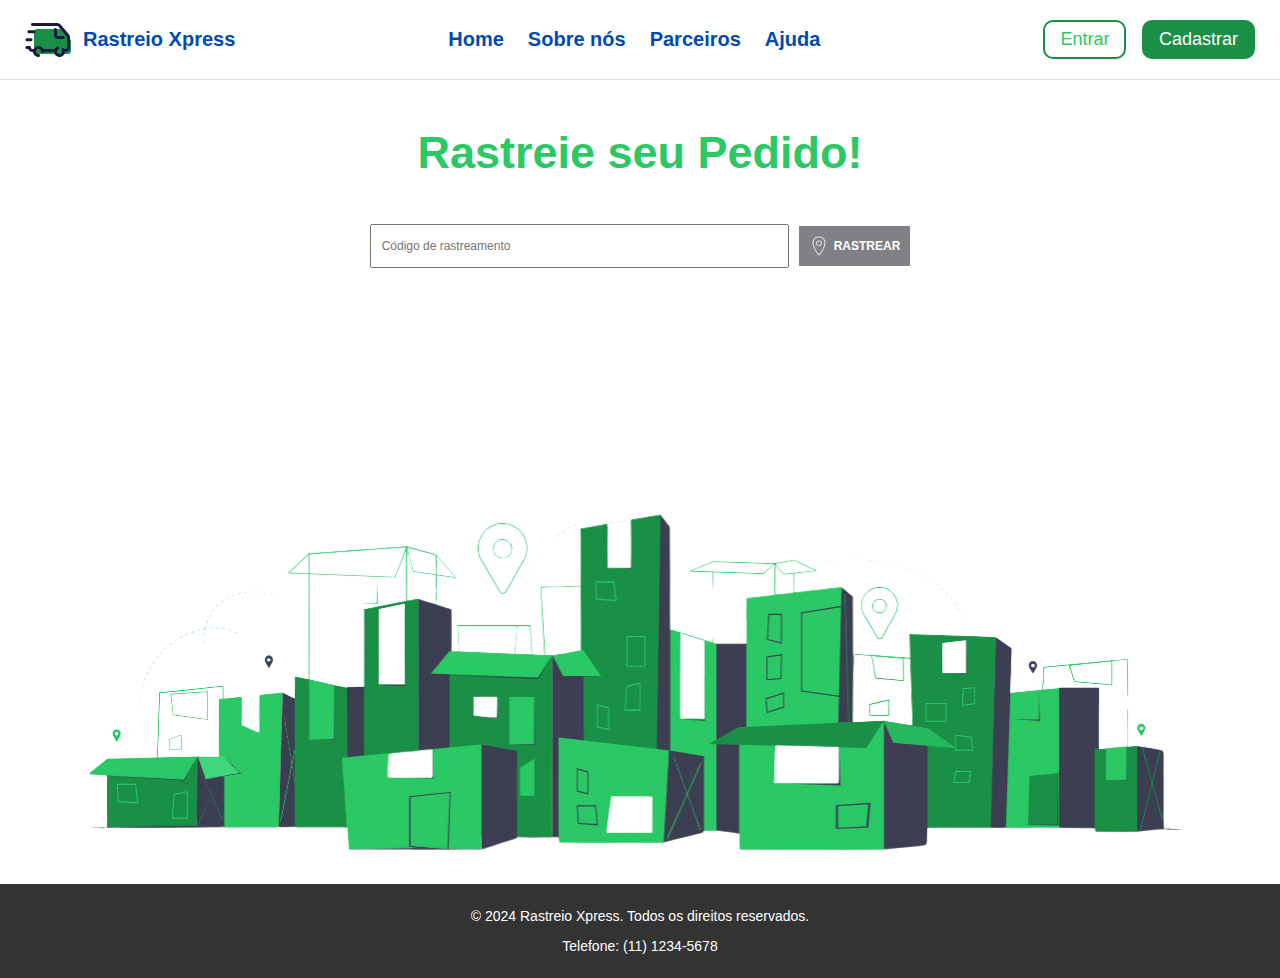
<file: TESTE FRONT END/pages/index.html>
<!DOCTYPE html>
<html lang="pt-br">

<head>
    <!-- Aqui no Head foi usado para implementar sua padronização de caracteres, style com seu diretório e titulo da página -->
    <meta charset="UTF-8">
    <meta name="viewport" content="width=device-width, initial-scale=1.0">
    <link rel="stylesheet" href="../style/styles.css">
    <title>Home</title>
</head>

<body>
    <!-- Início do cabeçalho da página para realizar o desenvolvimento do menu de navegação -->
    <header>
        <!-- Menu de navegação -->
        <nav>
            <!-- Seção para o logo da empresa -->
            <div class="logo">
                <img src="../Images/icons8-entrega-rápida-48.png" alt="logo xpress">
                <p> Rastreio Xpress </p>
            </div>
            <!-- navegação das páginas das empresas -->
            <div id="navegacao">
                <ul>
                    <li class="nave-item">
                        <a href="index.html">Home</a>
                    </li>
                    <li class="nave-item">
                        <a href="sobre.html">Sobre nós</a>
                    </li>
                    <li class="nave-item">
                        <a href="parceiros.html">Parceiros</a>
                    </li>
                    <li class="nave-item">
                        <a href="ajuda.html">Ajuda</a>
                    </li>
                </ul>
            </div>
            <div class="botoes">
                <!-- Botões para realização do login ou cadastro -->
                <button id="botaoEntrar">Entrar</button>
                <button id="botaoCadastrar">Cadastrar</button>
            </div>
        </nav>
    </header>
    <!-- corpo principal da página para cada tema requisitado -->
    <section>
        <p id="padroText1">Rastreie seu Pedido!</p>
        <form action="" id="formRastrear">
            <input type="text" placeholder="Código de rastreamento" id="txtRastrear">
            <button id="botaoRastrear">
                <img src="../Images/icons8-marcador-50.png" id="imgRastrear">RASTREAR</button>
        </form>
        <img src="../Images/boxes.svg" alt="Imagem retratando de caixas de rastreamento" id="imgBoxes">
    </section>
    <!-- Aqui foi desenvolvido o rodapé da página para sua identificação da empresa-->
    <footer class="textFooter">
        <p>&copy; 2024 Rastreio Xpress. Todos os direitos reservados.</p>
        <p>Telefone: (11) 1234-5678</p>
    </footer>
</body>

</html>
</file>
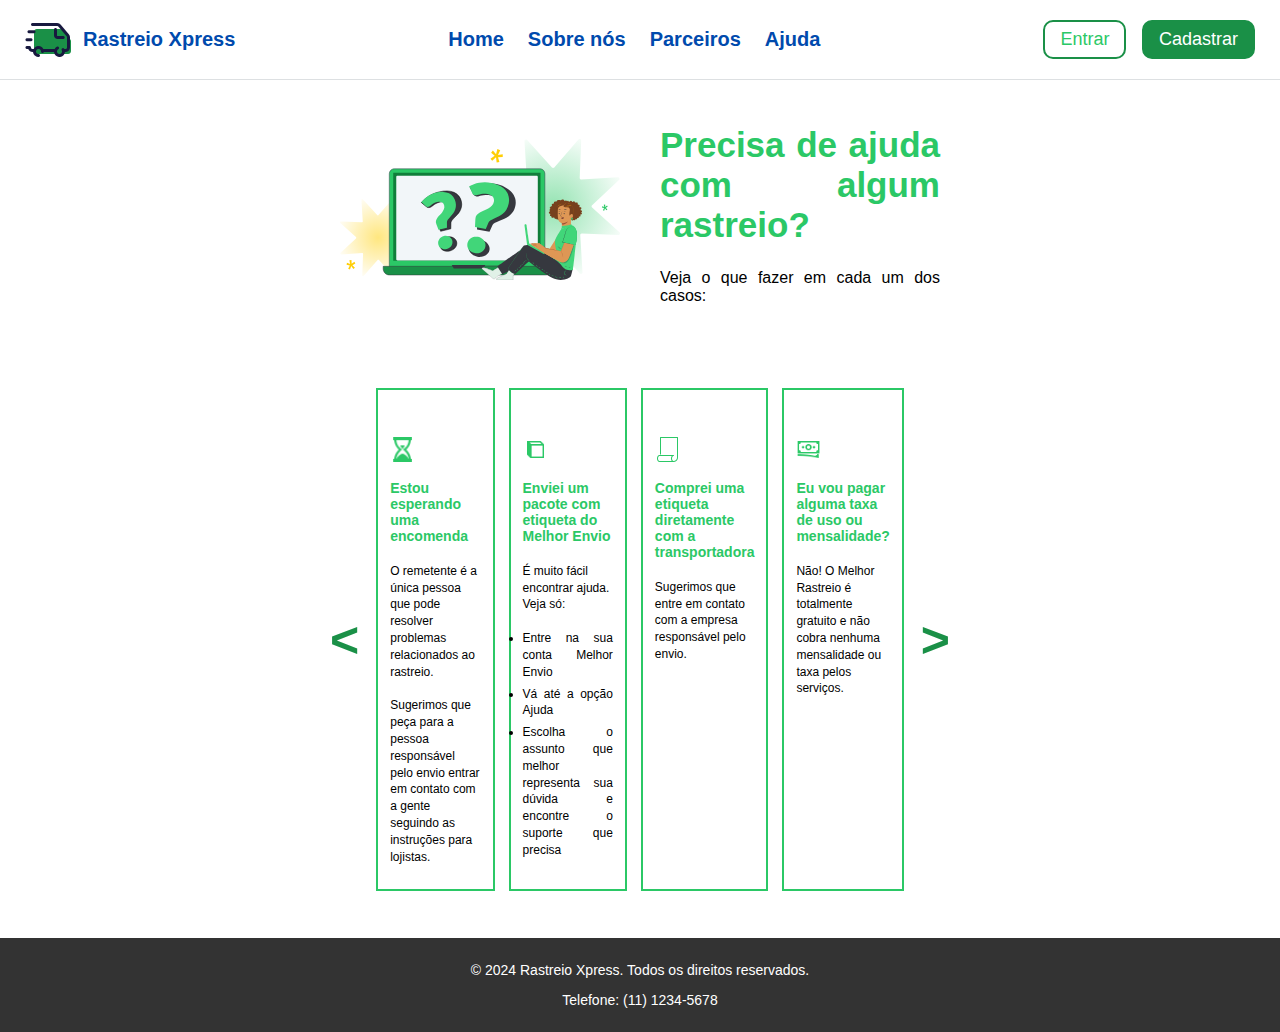
<file: TESTE FRONT END/pages/ajuda.html>
<!DOCTYPE html>
<html lang="pt-br">

<head>
    <!-- Aqui no Head foi usado para implementar sua padronização de caracteres, style com seu diretório e titulo da página -->
    <meta charset="UTF-8">
    <meta name="viewport" content="width=device-width, initial-scale=1.0">
    <link rel="stylesheet" href="../style/styles.css">
    <title>Home</title>
</head>

<body>
    <header>
        <nav>
            <div class="logo">
                <img src="../Images/icons8-entrega-rápida-48.png" alt="logo xpress">
                <p> Rastreio Xpress </p>
            </div>
            <div id="navegacao">
                <ul>
                    <li class="nave-item">
                        <a href="index.html">Home</a>
                    </li>
                    <li class="nave-item">
                        <a href="sobre.html">Sobre nós</a>
                    </li>
                    <li class="nave-item">
                        <a href="parceiros.html">Parceiros</a>
                    </li>
                    <li class="nave-item">
                        <a href="ajuda.html">Ajuda</a>
                    </li>
                </ul>
            </div>
            <div class="botoes">
                <button id="botaoEntrar">Entrar</button>
                <button id="botaoCadastrar">Cadastrar</button>
            </div>
        </nav>
    </header>
    <!-- corpo principal da página para cada tema requisitado -->
    <section>
        <div class="blocks">
            <!-- Bloco com imagem de ajuda para separar os temas-->
            <div class="block">
                <img src="../Images/need_help.svg" alt="Imagem representativo para suporte e/ou ajuda">
            </div>
            <!-- Conteúdo ao lado de sua iamgem-->
            <div class="block">
                <h1>Precisa de ajuda com algum rastreio?</h1>
                <p>Veja o que fazer em cada um dos casos:</p>
            </div>
        </div>
        <!-- Seção de carrossel de ajuda demostrando suas informações precisas -->
        <div class="carrosel">
            <div class="controle">&lt;</div>
            <div class="blocos">
                <img src="../Images/icons8-ampulheta-24.png" alt="Ampulheta">
                <h3>Estou esperando uma encomenda</h3>
                <p>O remetente é a única pessoa que pode resolver problemas relacionados ao rastreio.</p>
                <p>Sugerimos que peça para a pessoa responsável pelo envio entrar em contato com a gente seguindo as
                    instruções para lojistas.</p>
            </div>
            <div class="blocos">
                <img src="../Images/icons8-cubo-32.png" alt="Cubo">
                <h3>Enviei um pacote com etiqueta do Melhor Envio</h3>
                <p>É muito fácil encontrar ajuda.
                    Veja só:
                </p>

                <li>Entre na sua conta Melhor Envio</li>
                <li>Vá até a opção Ajuda</li>
                <li>Escolha o assunto que melhor representa sua dúvida e encontre o suporte que precisa</li>

            </div>
            <div class="blocos">
                <img src="../Images/icons8-papel-50.png" alt="Folha representante etiqueta">
                <h3>Comprei uma etiqueta diretamente com a transportadora</h3>
                <p>Sugerimos que entre em contato com a empresa responsável pelo envio.</p>

            </div>
            <div class="blocos">
                <img src="../Images/icons8-dinheiro-64.png" alt="Moeda">
                <h3>Eu vou pagar alguma taxa de uso ou mensalidade?</h3>
                <p>Não! O Melhor Rastreio é totalmente gratuito e não cobra nenhuma mensalidade ou taxa pelos serviços.
                </p>

            </div>
            <div class="controle">&gt;</div>
        </div>
    </section>
    <!-- Rodapé da página -->
    <footer class="textFooter">
        <p>&copy; 2024 Rastreio Xpress. Todos os direitos reservados.</p>
        <p>Telefone: (11) 1234-5678</p>
    </footer>
</body>

</html>
</file>
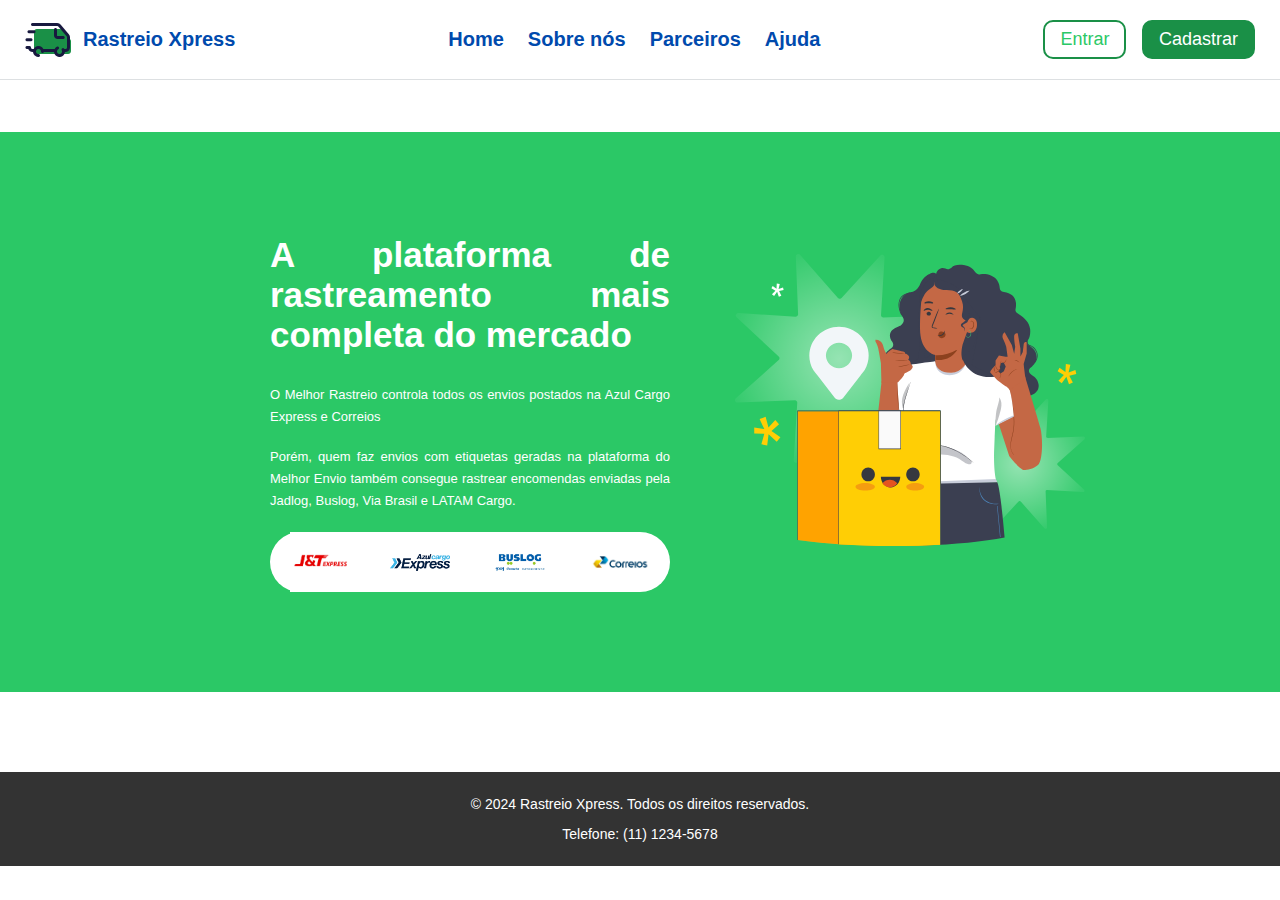
<file: TESTE FRONT END/pages/parceiros.html>
<!DOCTYPE html>
<html lang="pt-br">

<head>
    <!-- Aqui no Head foi usado para implementar sua padronização de caracteres, style com seu diretório e titulo da página -->
    <meta charset="UTF-8">
    <meta name="viewport" content="width=device-width, initial-scale=1.0">
    <link rel="stylesheet" href="../style/styles.css">
    <title>Home</title>
</head>

<body>
    <header>
        <nav>
            <div class="logo">
                <img src="../Images/icons8-entrega-rápida-48.png" alt="logo xpress">
                <p> Rastreio Xpress </p>
            </div>
            <div id="navegacao">
                <ul>
                    <li class="nave-item">
                        <a href="index.html">Home</a>
                    </li>
                    <li class="nave-item">
                        <a href="sobre.html">Sobre nós</a>
                    </li>
                    <li class="nave-item">
                        <a href="parceiros.html">Parceiros</a>
                    </li>
                    <li class="nave-item">
                        <a href="ajuda.html">Ajuda</a>
                    </li>
                </ul>
            </div>
            <div class="botoes">
                <button id="botaoEntrar">Entrar</button>
                <button id="botaoCadastrar">Cadastrar</button>
            </div>
        </nav>
    </header>
    <!-- corpo principal da página para cada tema requisitado -->
    <section>
        <div id="padbody">
            <div class="containers">
                <div class="container">
                    <!-- Foi monstado suas parcerias e suas imagens representativos delas de acordo que foi requisitado -->
                    <h1>A plataforma de rastreamento mais completa do mercado</h1>
                    <p>O Melhor Rastreio controla todos os envios postados na Azul Cargo Express e Correios</p>
                    <p>Porém, quem faz envios com etiquetas geradas na plataforma do Melhor Envio também consegue
                        rastrear encomendas enviadas pela Jadlog, Buslog, Via Brasil e LATAM Cargo.</p>
                    <div class="imgEmpresas">
                        <img src="../Images/jetexpress.jpg" alt="logo da J&T Express">
                        <img src="../Images/azulexpress.png" alt="logo da Azul cargo Express">
                        <img src="../Images/buslog.webp" alt="logo da Buslog">
                        <img src="../Images/correios.jpg" alt="logo do Correios">
                    </div>
                </div>
                <div class="container">
                    <img id="imgBack" src="../Images/image_green_background.svg" alt="Imagem de caixas">
                </div>
            </div>

        </div>
    </section>
    <!-- Rodapé da página para contato e identificação da empresa -->
    <footer class="textFooter">
        <p>&copy; 2024 Rastreio Xpress. Todos os direitos reservados.</p>
        <p>Telefone: (11) 1234-5678</p>
    </footer>
</body>

</html>
</file>
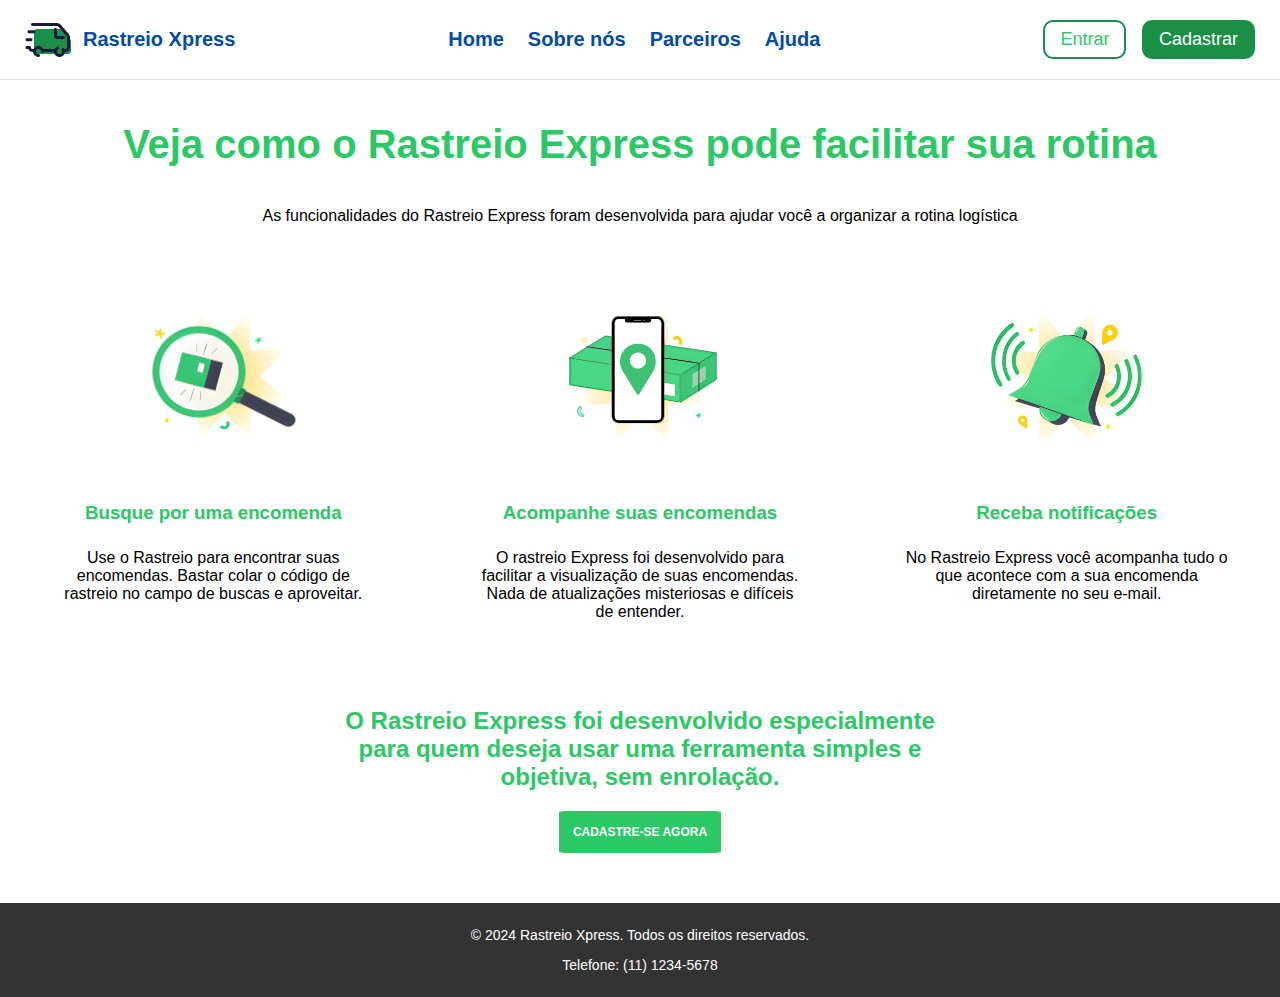
<file: TESTE FRONT END/pages/sobre.html>
<!DOCTYPE html>
<html lang="pt-br">

<head>
    <!-- Aqui no Head foi usado para implementar sua padronização de caracteres, style com seu diretório e titulo da página -->
    <meta charset="UTF-8">
    <meta name="viewport" content="width=device-width, initial-scale=1.0">
    <link rel="stylesheet" href="../style/styles.css">
    <title>Home</title>
</head>

<body>
    <header>
        <nav>
            <div class="logo">
                <img src="../Images/icons8-entrega-rápida-48.png" alt="logo xpress">
                <p> Rastreio Xpress </p>
            </div>
            <div id="navegacao">
                <ul>
                    <li class="nave-item">
                        <a href="index.html">Home</a>
                    </li>
                    <li class="nave-item">
                        <a href="sobre.html">Sobre nós</a>
                    </li>
                    <li class="nave-item">
                        <a href="parceiros.html">Parceiros</a>
                    </li>
                    <li class="nave-item">
                        <a href="ajuda.html">Ajuda</a>
                    </li>
                </ul>
            </div>
            <div class="botoes">
                <button id="botaoEntrar">Entrar</button>
                <button id="botaoCadastrar">Cadastrar</button>
            </div>
        </nav>
    </header>
    <!-- corpo principal da página para cada tema requisitado -->
    <section>
        <!-- conteudos explicativos sobre os serviços -->
        <p id="padroText2">Veja como o Rastreio Express pode facilitar sua rotina</p>
        <p>As funcionalidades do Rastreio Express foram desenvolvida para ajudar você a organizar a rotina logística</p>
        <div class="itens">
            <div class="item">
                <img src="../Images/search.svg" alt="Imagem retratando busca por encomenda">
                <h3>Busque por uma encomenda</h3>
                <p>Use o Rastreio para encontrar suas encomendas. Bastar colar o código de rastreio no campo de buscas e
                    aproveitar.</p>
            </div>
            <div class="item">
                <img src="../Images/phone_loc.svg" alt="Imagem retratando busca por encomenda">
                <h3>Acompanhe suas encomendas</h3>
                <p>O rastreio Express foi desenvolvido para facilitar a visualização de suas encomendas. Nada de
                    atualizações misteriosas e difíceis de entender.</p>
            </div>
            <div class="item">
                <img src="../Images/notification_bell.svg" alt="Imagem retratando busca por encomenda">
                <h3>Receba notificações</h3>
                <p>No Rastreio Express você acompanha tudo o que acontece com a sua encomenda diretamente no seu e-mail.
                </p>
            </div>
        </div>
        <!-- Montado com separação de class com convite para cadastro-->
        <div class="downOport">
            <h2 id="lblRastreio">O Rastreio Express foi desenvolvido especialmente para quem deseja usar uma ferramenta
                simples e objetiva, sem enrolação.</h3>
                <button id="botaoCadastrar1">CADASTRE-SE AGORA</button>
        </div>

    </section>
    <!-- Rodapé da página -->
    <footer class="textFooter">
        <p>&copy; 2024 Rastreio Xpress. Todos os direitos reservados.</p>
        <p>Telefone: (11) 1234-5678</p>
    </footer>
</body>

</html>
</file>
<file: TESTE FRONT END/style/styles.css>
body {
    font-family: Helvetica;
    padding-top: 2px;
    margin-top: 0;
    margin-left: 0;
    margin-right: 0;
    margin-bottom: 0;
}

header {
    position: fixed;
    background-color: rgb(255, 255, 255);
    width: 100%;
    top: 0;
    color: #004AAD;
    font-weight: bold;
    font-size: 20px;
    border-bottom: 1px solid #dde0e2;
}

section {
    padding-top: 80px;
}

header nav {
    display: flex;
    justify-content: space-between;
    align-items: center;
    padding: 8px 25px;
}

header ul {
    display: flex;
    margin: 0;
    padding: 0;
}

header ul li {
    list-style-type: none;
}

header ul li a {
    color: #004AAD;
    text-decoration: none;
    padding: 2px 12px;
}

#navegacao {
    font-size: 20px;
    font-weight: bold;
}

.logo img {
    padding-right: 10px;
}

.logo,
nav {
    display: flex;
    align-items: center;
}

#botaoEntrar {
    border: solid 2px #1A9047;
    border-radius: 10px;
    color: #2BC866;
    background-color: white;
    transition: 0.5s ease;
    font-size: 18px;
}

#botaoEntrar:hover {
    background-color: #1A9047;
    color: white;
    transform: scale(1.2)
}

#botaoCadastrar {
    border: solid 2px #1A9047;
    border-radius: 10px;
    color: white;
    background-color: #1A9047;
    transition: 0.5s ease;
    font-size: 18px;
}

#botaoCadastrar:hover {
    background-color: white;
    color: #1A9047;
    transform: scale(1.2)
}

#botaoEntrar,
#botaoCadastrar {
    margin-left: 10px;
    padding: 7px;
    padding-left: 15px;
    padding-right: 15px;
}

#padroText1 {
    color: #2BC866;
    font-size: 45px;
    font-weight: bold;
    text-align: center;
}

section {
    text-align: center;
}

#formRastrear {
    display: flex;
    justify-content: center;
    align-items: center;
}

#txtRastrear,
#botaoRastrear {
    height: 40px;
    padding: 0 10px;
    font-size: 12px;

}

#txtRastrear {
    margin-right: 10px;
    padding-right: 250px;
}

#botaoRastrear {
    display: flex;
    align-items: center;
    justify-content: center;
    padding: 10px;
    background-color: #808185;
    color: white;
    border: none;
    font-weight: bold;
    transition: 0.5s ease;
}

#botaoRastrear:hover {
    transform: scale(1.1)
}

#imgRastrear {
    height: 20px;
    margin-right: 5px;
}

#imgBoxes {
    margin-top: 200px;
}

footer {
    background-color: #333;
    color: white;
    text-align: center;
    padding: 18px;
    font-size: 14px;
    margin-bottom: 0;
}

.textFooter {
    padding: 10px;
}

#padroText2 {
    color: #2BC866;
    font-size: 40px;
    font-weight: bold;
    text-align: center;
}

.itens {
    display: flex;
    justify-content: center;
}

.item {
    padding: 50px;
}

.item h3 {
    color: #2BC866;
}

.item p {
    max-width: 350px;
    text-align: center;
    margin-top: 25px;
}

.downOport {
    display: flex;
    align-items: center;
    flex-direction: column;
    color: #2BC866;
    margin-bottom: 50px;
}

#lblRastreio {
    text-align: center;
    max-width: 50%;
}

#botaoCadastrar1 {
    border: 0px;
    color: white;
    background-color: #2BC866;
    font-size: 12px;
    padding: 14px;
    ;
    cursor: pointer;
    border-radius: 4%;
    transition: 0.5s ease;
    font-weight: bold;
}

#botaoCadastrar1:hover {
    transform: scale(1.1)
}

#padbody {
    background-color: #2BC866;
    margin-top: 50px;
    margin-bottom: 80px;
}

.containers {
    display: flex;
    align-items: center;
    padding-left: 250px;
    padding-right: 150px;
    padding-top: 60px;
    padding-bottom: 80px;
}

.container {
    flex: 1;
    margin: 20px;
}

.container h1 {
    font-weight: bold;
    color: #ffffff;
    font-size: 35px;
    text-align: justify;
}

.container p {
    font-size: 13px;
    color: #ffffff;
    text-align: justify;
    padding-top: 5px;
    line-height: 1.7;
}

.imgEmpresas {
    display: flex;
    justify-content: space-around;
    align-items: center;
    margin-top: 20px;
    background-color: #ffffff;
    border-radius: 100px;
}

.imgEmpresas img {
    width: 60px;
    height: auto;
    padding-left: 10px;
    padding-right: 10px;
}

#imgBack {
    width: 350px;
    height: auto;
    margin-left: 0%;
}

.blocks {
    display: flex;
    align-items: center;
    padding-left: 320px;
    padding-right: 320px;
}

.block {
    flex: 1;
    margin: 20px;
    text-align: justify;
}

.block h1 {
    font-size: 35px;
    color: #2BC866;
}

.carrosel {
    display: flex;
    align-items: stretch;
    padding-left: 320px;
    padding-right: 320px;
    margin-top: 40px;
    margin-bottom: 40px;
}

.blocos {
    flex: 1;
    text-align: left;
    margin: 7px;
    border: solid 2px #2BC866;
    padding: 12px;
}

.blocos img {
    margin-top: 35px;
    width: 25px;
    height: auto;
}

.blocos h3 {
    color: #2BC866;
    font-weight: bolder;
    font-size: 14px;
}

.blocos p {
    font-size: 12px;
    padding-top: 5px;
    line-height: 1.4;
}

.blocos li {
    font-size: 12px;
    padding-top: 5px;
    line-height: 1.4;
    text-align: justify;
}

.controle {
    cursor: pointer;
    font-size: 50px;
    padding: 10px;
    display: flex;
    align-items: center;
    color: #1A9047;
    font-weight: bolder;
}
</file>
